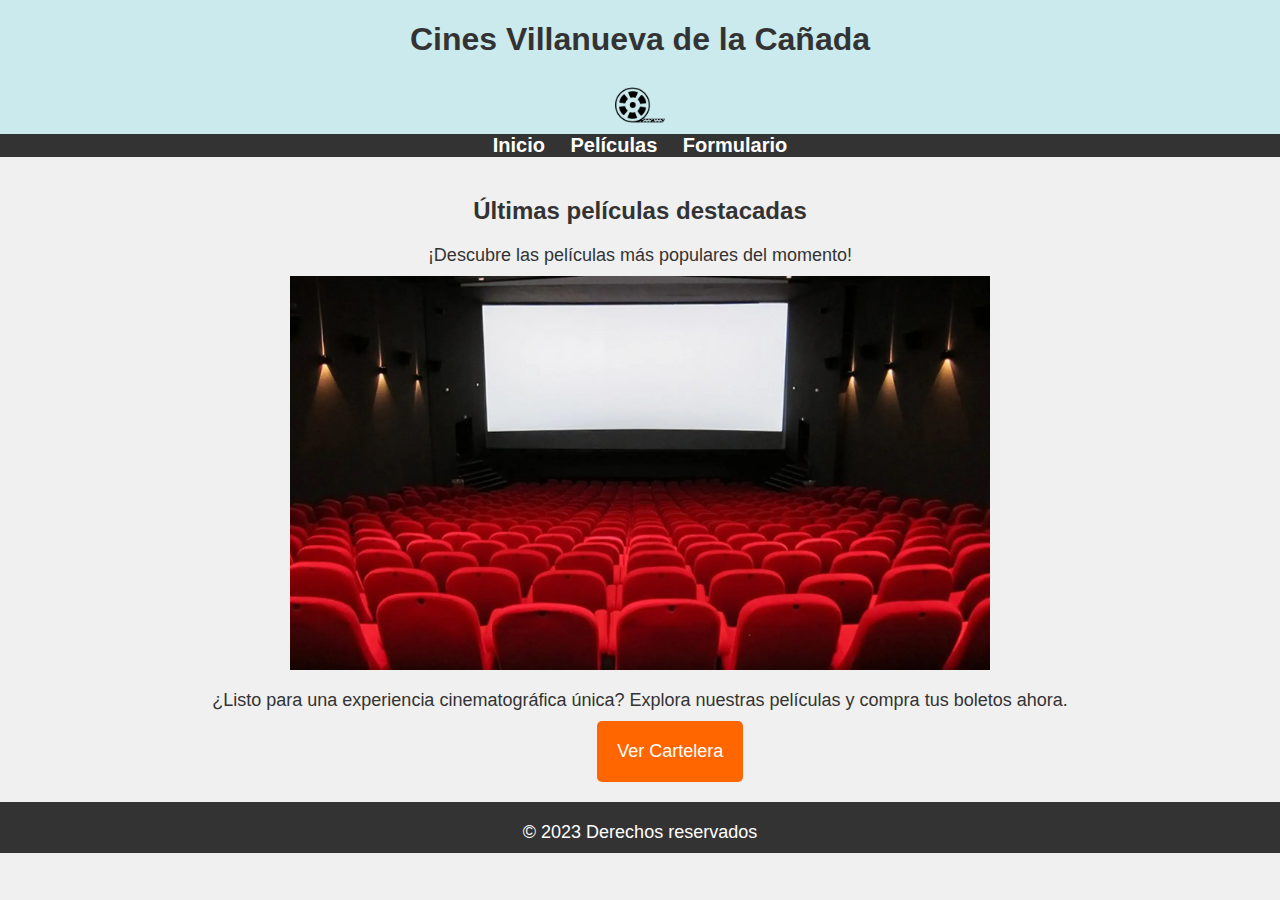
<file: index.html>
<!DOCTYPE html>
<html>

<head>
    <title>Inicio - Películas</title>
    <link rel="stylesheet" href="css/style.css">
</head>

<body>
    <header>
        <h1>Cines Villanueva de la Cañada</h1>
        <div class="logo">
            <img src="img/logo.png" alt="Logo de la página">
        </div>
    </header>
    <nav>
        <ul>
            <li><a href="index.html">Inicio</a></li>
            <li><a href="cartelera.html">Películas</a></li>
            <li><a href="formulario.html">Formulario</a></li>
        </ul>
    </nav>
    <main>
        <h2>Últimas películas destacadas</h2>
        <p>¡Descubre las películas más populares del momento!</p>
        <img src="img/pelicula1.jpg" alt="Cine" width="700" height="400" class="centered-image">
        <p>
            ¿Listo para una experiencia cinematográfica única? Explora nuestras películas y compra tus boletos ahora.
        </p>
        <a class="cta-button" href="cartelera.html">Ver Cartelera</a>
    </main>
    <footer>
        <p>&copy; 2023 Derechos reservados</p>
    </footer>
</body>

</html>
</file>
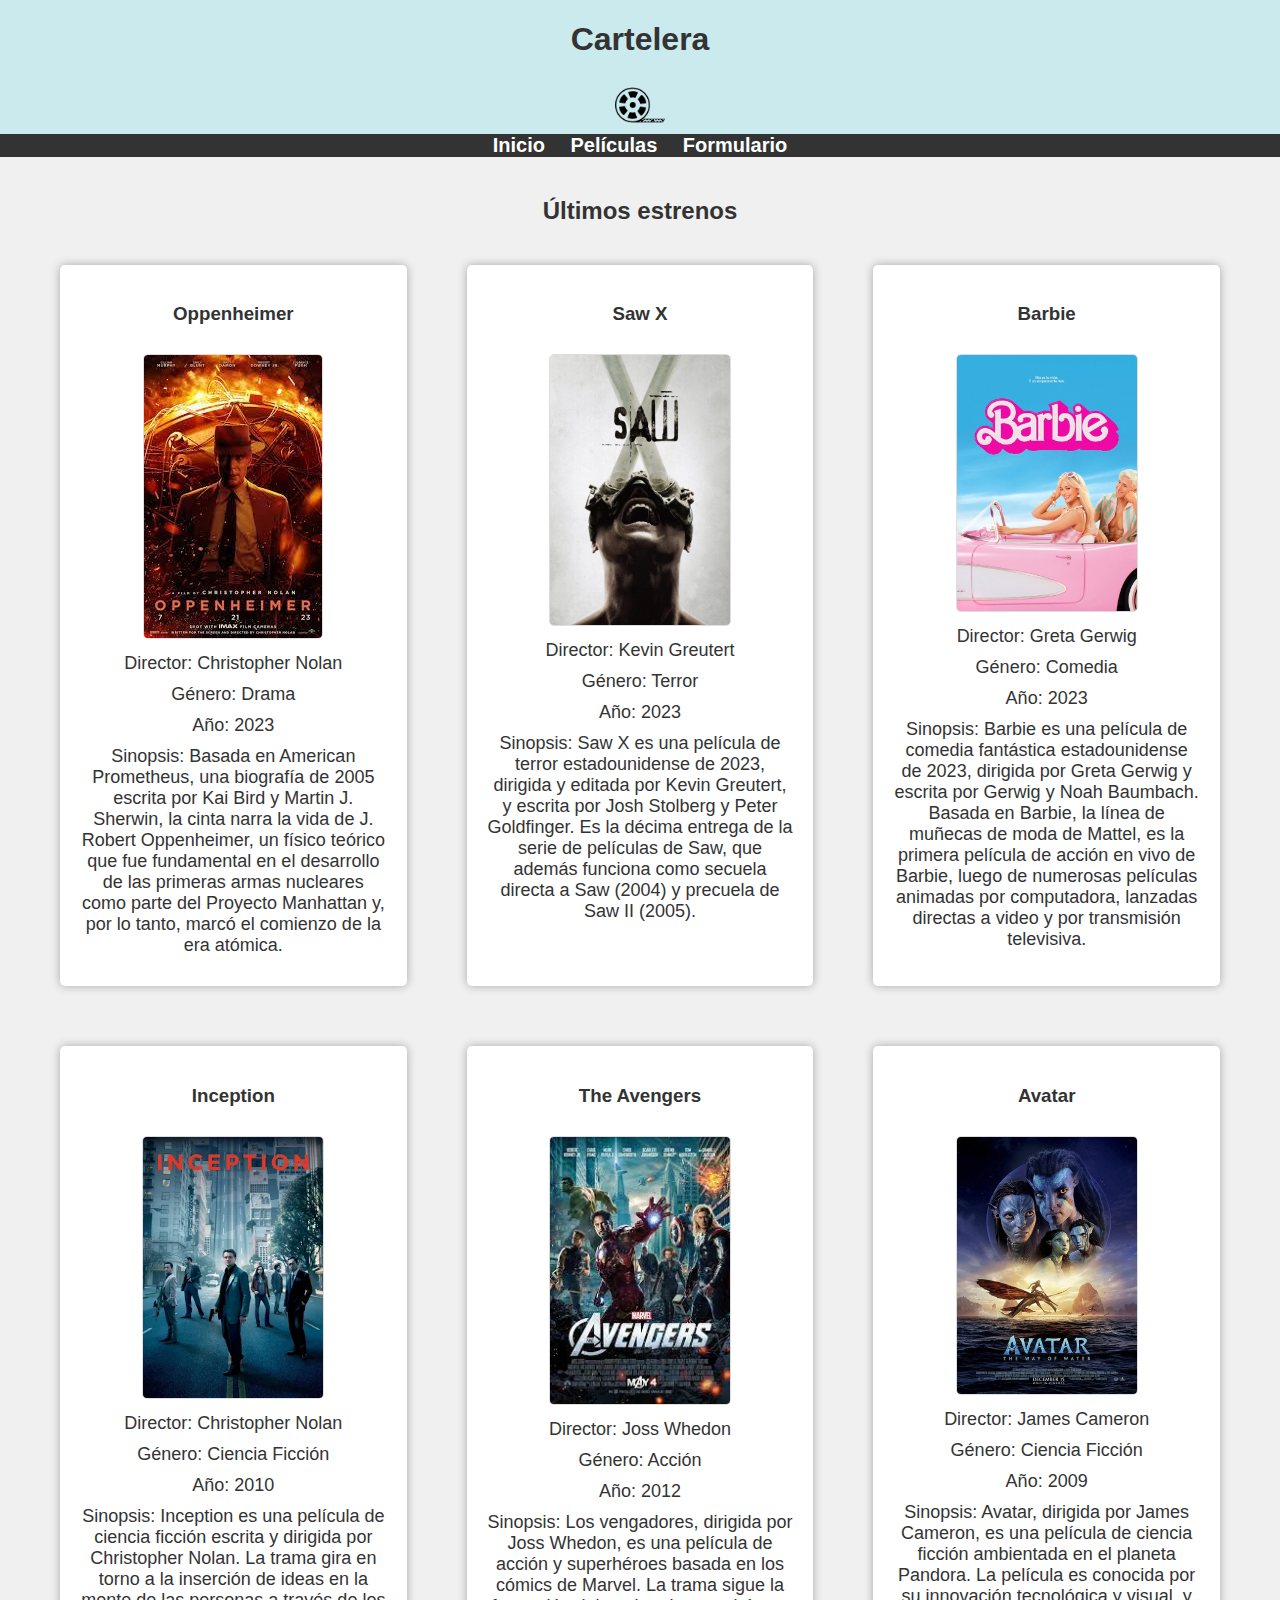
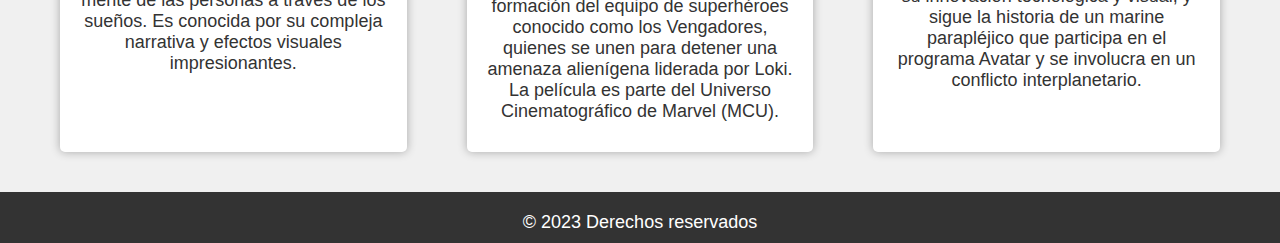
<file: cartelera.html>
<!DOCTYPE html>
<html>

<head>
    <title>Películas - Películas</title>
    <link rel="stylesheet" href="css/style.css">
</head>

<body>
    <header>
        <h1>Cartelera</h1>
        <div class="logo">
            <img src="img/logo.png" alt="Logo de la página">
        </div>
    </header>
    <nav>
        <ul>
            <li><a href="index.html">Inicio</a></li>
            <li><a href="cartelera.html">Películas</a></li>
            <li><a href="formulario.html">Formulario</a></li>
        </ul>
    </nav>
    <main>
        <h2>Últimos estrenos</h2>
        <div class="movie-container">
            <!-- Primer artículo -->
            <article class="movie">
                <h3>Oppenheimer</h3>
                <img src="img/estreno1.jpg" alt="Película 1" title="Oppenheimer">
                <p>Director: Christopher Nolan</p>
                <p>Género: Drama</p>
                <p>Año: 2023</p>
                <p>Sinopsis: Basada en American Prometheus, una biografía de 2005 escrita por Kai Bird y Martin J.
                    Sherwin,
                    la cinta narra la vida de J. Robert Oppenheimer, un físico teórico que fue fundamental en el
                    desarrollo
                    de las primeras armas nucleares como parte del Proyecto Manhattan y, por lo tanto, marcó el comienzo
                    de
                    la era atómica.
                </p>
            </article>

            <!-- Segundo artículo -->
            <article class="movie">
                <h3>Saw X</h3>
                <img src="img/estreno2.jpg" alt="Película 2" title="Saw X" width="180" height="285">
                <p>Director: Kevin Greutert</p>
                <p>Género: Terror</p>
                <p>Año: 2023</p>
                <p>Sinopsis: Saw X es una película de terror estadounidense de 2023, dirigida y editada por Kevin
                    Greutert,
                    y escrita por Josh Stolberg y Peter Goldfinger. Es la décima entrega de la serie de películas de
                    Saw,
                    que además funciona como secuela directa a Saw (2004) y precuela de Saw II (2005).</p>
            </article>

            <!-- Tercer artículo -->
            <article class="movie">
                <h3>Barbie</h3>
                <img src="img/estreno3.jpg" alt="Película 3" title="Barbie" width="180" height="285">
                <p>Director: Greta Gerwig</p>
                <p>Género: Comedia</p>
                <p>Año: 2023</p>
                <p>Sinopsis: Barbie es una película de comedia fantástica estadounidense de 2023, dirigida por Greta
                    Gerwig
                    y escrita por Gerwig y Noah Baumbach. Basada en Barbie, la línea de muñecas de moda de Mattel, es la
                    primera película de acción en vivo de Barbie, luego de numerosas películas animadas por computadora,
                    lanzadas directas a video y por transmisión televisiva. </p>
            </article>
            <!-- Cuarto artículo -->
            <article class="movie">
                <h3>Inception</h3>
                <img src="img/inception.jpg" alt="Inception" title="Inception" width="180" height="285">
                <p>Director: Christopher Nolan</p>
                <p>Género: Ciencia Ficción</p>
                <p>Año: 2010</p>
                <p>Sinopsis: Inception es una película de ciencia ficción escrita y dirigida por Christopher Nolan. La
                    trama gira en torno a la inserción de ideas en la mente de las personas a través de los sueños. Es
                    conocida por su compleja narrativa y efectos visuales impresionantes.</p>
            </article>

            <!-- Quinto artículo -->
            <article class="movie">
                <h3>The Avengers</h3>
                <img src="img/vengadores.jpg" alt="Los Vengadores" title="Los Vengadores" width="180" height="285">
                <p>Director: Joss Whedon</p>
                <p>Género: Acción</p>
                <p>Año: 2012</p>
                <p>Sinopsis: Los vengadores, dirigida por Joss Whedon, es una película de acción y superhéroes basada en
                    los cómics de Marvel. La trama sigue la formación del equipo de superhéroes conocido como los
                    Vengadores, quienes se unen para detener una amenaza alienígena liderada por Loki. La película es
                    parte del Universo Cinematográfico de Marvel (MCU).</p>
            </article>


            <!-- Sexto artículo -->
            <article class="movie">
                <h3>Avatar</h3>
                <img src="img/avatar.jpg" alt="Avatar" title="Avatar" width="180" height="285">
                <p>Director: James Cameron</p>
                <p>Género: Ciencia Ficción</p>
                <p>Año: 2009</p>
                <p>Sinopsis: Avatar, dirigida por James Cameron, es una película de ciencia ficción ambientada en el
                    planeta Pandora. La película es conocida por su innovación tecnológica y visual, y sigue la historia
                    de un marine parapléjico que participa en el programa Avatar y se involucra en un conflicto
                    interplanetario.</p>
            </article>
            <script>
                // Función para obtener los parámetros de la URL
                function getParameterByName(name, url) {
                    if (!url) url = window.location.href;
                    name = name.replace(/[\[\]]/g, "\\$&");
                    var regex = new RegExp("[?&]" + name + "(=([^&#]*)|&|#|$)"),
                        results = regex.exec(url);
                    if (!results) return null;
                    if (!results[2]) return '';
                    return decodeURIComponent(results[2].replace(/\+/g, " "));
                }

                // Obtener los parámetros de la URL
                var titulo = getParameterByName("titulo");
                var director = getParameterByName("director");
                var Año = getParameterByName("Año");
                var genero = getParameterByName("genero");
                var sinopsis = getParameterByName("sinopsis");
                var imagen = getParameterByName("imagen");

                // Mostrar la película recién agregada en la página
                if (titulo) {
                    var movieContainer = document.querySelector(".movie-container");

                    // Crear un nuevo artículo para la película
                    var newArticle = document.createElement("article");
                    newArticle.className = "movie";

                    // Construir el contenido del artículo
                    newArticle.innerHTML = `
                        <h3>${titulo}</h3>
                        <img src="${imagen}" alt="${titulo}" title="${titulo}" width="180" height="285">
                        <p>Director: ${director}</p>
                        <p>Año de Lanzamiento: ${Año}</p>
                        <p>Género: ${genero}</p>
                        <p>Sinopsis: ${sinopsis}</p>
                    `;

                    // Agregar el nuevo artículo al final del contenedor de películas
                    movieContainer.appendChild(newArticle);
                }
            </script>
        </div>
    </main>
    <footer>
        <p>&copy; 2023 Derechos reservados</p>
    </footer>
</body>

</html>
</file>
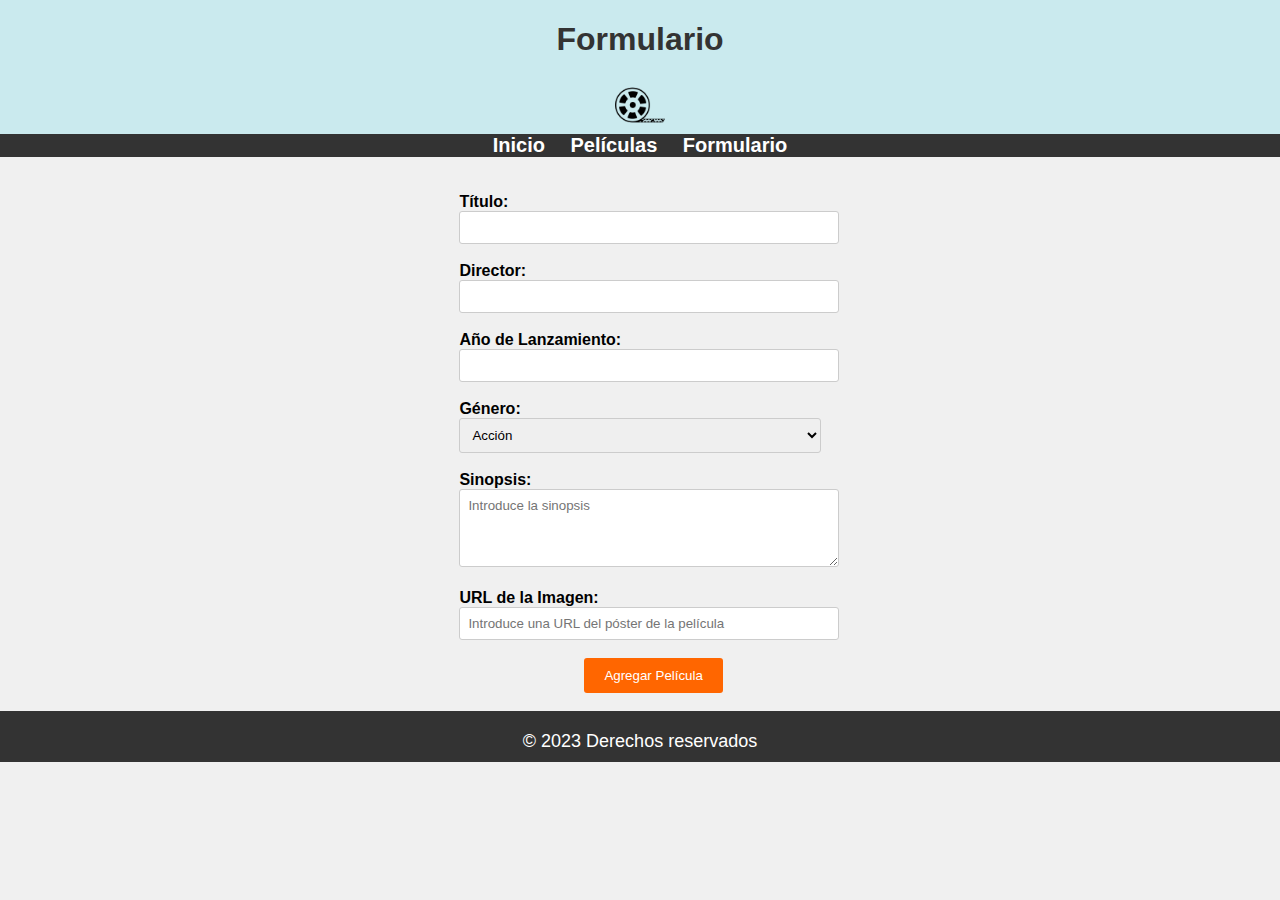
<file: formulario.html>
<!DOCTYPE html>
<html>

<head>
    <title>Formulario - Películas</title>
    <link rel="stylesheet" href="css/style.css">
</head>

<body>
    <header>
        <h1>Formulario</h1>
        <div class="logo">
            <img src="img/logo.png" alt="Logo de la página">
        </div>
    </header>
    <nav>
        <ul>
            <li><a href="index.html">Inicio</a></li>
            <li><a href="cartelera.html">Películas</a></li>
            <li><a href="formulario.html">Formulario</a></li>
        </ul>
    </nav>
    <div class="container">
        <br><br>
        <form method="get" action="cartelera.html">
            <label for="titulo">Título:</label>
            <input type="text" id="titulo" name="titulo" required>
            <br><br>

            <label for="director">Director:</label>
            <input type="text" id="director" name="director">
            <br><br>

            <label for="anio">Año de Lanzamiento:</label>
            <input type="number" id="anio" name="anio">
            <br><br>

            <label for="genero">Género:</label>
            <select id="genero" name="genero">
                <option value="acción">Acción</option>
                <option value="comedia">Comedia</option>
                <option value="drama">Drama</option>
                <option value="terror">Terror</option>
                <option value="otros">Otros</option>
            </select>
            <br><br>

            <label for="sinopsis">Sinopsis:</label>
            <textarea id="sinopsis" name="sinopsis" rows="4" placeholder="Introduce la sinopsis"></textarea>
            <br><br>

            <label for="imagen">URL de la Imagen:</label>
            <input type="text" id="imagen" name="imagen" placeholder="Introduce una URL del póster de la película">
            <br><br>
            <input type="submit" value="Agregar Película" >
            <br><br>
        </form>
    </div>
    <footer>
        <p>&copy; 2023 Derechos reservados</p>
    </footer>
</body>

</html>
</file>
<file: css/style.css>
/* Estilos generales */

html {
    width: 100%;
    margin: 0;
}

body {
    width: 100%;
    font-family: Arial, sans-serif;
    background-color: #f0f0f0;
    display: flex;
    flex-direction: column;
    align-items: center;
    /* Centrar horizontalmente */
    justify-content: center;
    /* Centrar verticalmente */
    margin: 0;
}

/* Establece el diseño de 3 columnas en resoluciones más pequeñas y orientación horizontal */
@media (min-width: 600px) and (orientation: landscape) {
    .movie-container {
        display: grid;
        grid-template-columns: repeat(2, 1fr);
        /* 3 columnas en dispositivos medianos */
        max-width: 300px;
        /* Ancho máximo del artículo */
    }
}

/* Establece el diseño de 3 columnas en resoluciones más pequeñas y orientación horizontal */
@media (min-width: 1080px) and (orientation: landscape) {
    .movie-container {
        display: grid;
        grid-template-columns: repeat(3, 1fr);
        /* 3 columnas en dispositivos medianos */
        max-width: 300px;
        /* Ancho máximo del artículo */
    }
}

.centered-image {
    display: block;
    margin-left: auto;
    margin-right: auto;
}

.cta-button {
    display: inline-block;
    padding: 20px;
    background-color: #ff6600;
    color: #fff;
    font-size: 18px;
    margin-left: 45%;
    text-decoration: none;
    border-radius: 5px;
}

.cta-button:hover {
    background-color: #ff3300;
}

p {
    font-size: 18px;
    color: #666;
    margin: 20px 0;
}

.logo img {
    max-width: 50px;
    /* Establece el ancho máximo del logo */
    height: auto;
}

header {
    background-color: #caeaee;
    color: #fff;
    text-align: center;
    width: 100%;
    margin: 0%;
    /* Asegura que el encabezado ocupe todo el ancho del viewport */
}

nav {
    width: 100%;
    text-align: center;
    font-size: 20px;
    margin: 0%;
}

nav ul {
    list-style-type: none;
    background-color: #333;
    margin: 0%;
}

nav ul li {
    display: inline;
    margin-right: 20px;
    width: 100%;
}

nav ul li a {
    text-decoration: none;
    color: #fff;
    font-weight: bold;
    width: 100%;
}

/* Estilos para el contenido principal */
main {
    margin: 20px;
}

main h2 {
    text-align: center;
}

h1,
h2,
p {
    color: #333;
    text-align: center;
}

/* Estilos para enlaces */
a {
    color: #0077cc;
}

a:hover {
    text-decoration: underline;
}

/* Estilos para el pie de página */
footer {
    text-align: center;
    background-color: #333;
    width: 100%;
    /* Asegura que el pie de página ocupe todo el ancho del viewport */
}

footer p {
    color: #fff;
}

/* Estilos para las listas */
ul {
    list-style-type: disc;
    padding-left: 20px;
}

/* Estilos para los detalles de la película */
p {
    margin-bottom: 10px;
}

/* Estilos para encabezados de tabla */
table {
    border-collapse: collapse;
    width: 100%;
}

th,
td {
    padding: 8px;
    text-align: left;
    border-bottom: 1px solid #ddd;
}

th {
    background-color: #333;
    color: #fff;
}

/* Estilos para imágenes */
img {
    max-width: 100%;
    height: auto;
}

/* Estilos para secciones destacadas */
.featured {
    background-color: #f9f9f9;
    padding: 20px;
    border: 1px solid #ddd;
    margin: 20px 0;
}

/* Estilos para formulario de búsqueda */
.search-form {
    margin-top: 20px;
}

/* Estilos para resultados de búsqueda */
.search-results {
    margin-top: 10px;
}

/* Estilos para tarjetas */
.card {
    background-color: #fff;
    box-shadow: 0 4px 8px 0 rgba(0, 0, 0, 0.2);
    transition: transform 0.2s ease-in-out;
    margin: 20px;
    padding: 20px;
}

.card:hover {
    transform: scale(1.02);
}

/* Estilos para los artículos de películas */
.movie {
    background-color: #fff;
    box-shadow: 0 0 10px rgba(0, 0, 0, 0.3);
    padding: 20px;
    margin: 20px;
    border-radius: 5px;
    text-align: center;
}

.movie-container {
    gap: 20px;
    max-width: 1200px;
    margin: 0 auto;
    justify-content: center;
}

.movie h3 {
    color: #333;
}

.movie img {
    width: 180;
    height: 285;
    max-width: 100%;
    height: auto;
    margin-top: 10px;
    border: 1px solid #ddd;
    border-radius: 5px;
}

.movie p {
    margin: 10px 0;
}


/* Estilo para la imagen del artículo en hover */
.movie img:hover {
    transform: scale(1.1);
    transition: transform 0.3s ease-in-out;
}


form {
    margin: 0;
    padding: 0;
}

label { 
    font-weight: bold;
}

input[type="text"],
input[type="number"],
select,
textarea {
    font-family: Arial, Helvetica, sans-serif;
    width: 100%;
    padding: 8px;
    border: 1px solid #ccc;
    border-radius: 3px;
}

input[type="submit"] {
    background-color: #ff6600;
    color: #fff;
    padding: 10px 20px;
    margin-left: 125px;
    border: none;
    border-radius: 3px;
    cursor: pointer;
}

input[type="submit"]:hover {
    background-color: #ff3300;
}
</file>
